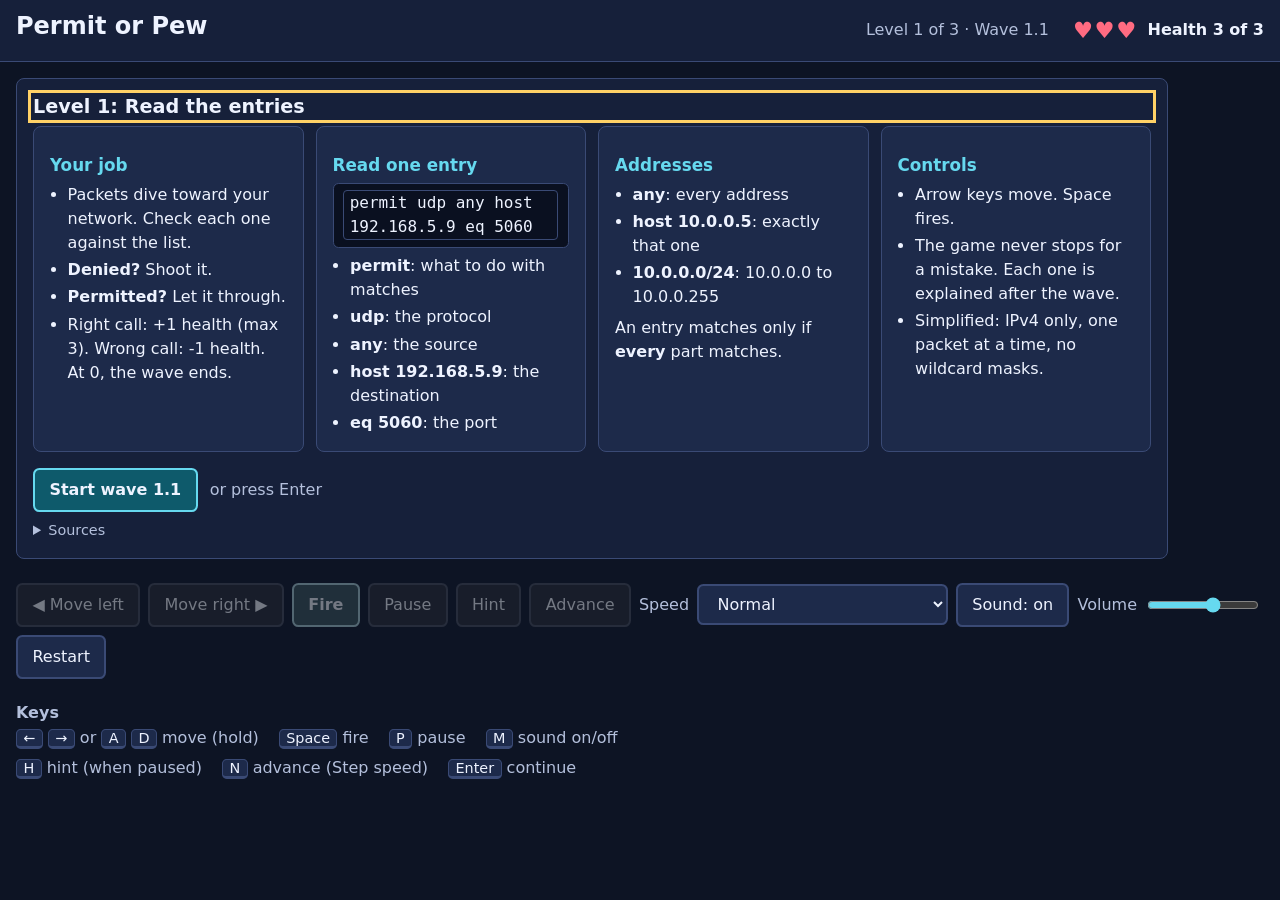
<file: index.html>
<!doctype html>
<html lang="en">
<head>
  <meta charset="utf-8">
  <meta name="viewport" content="width=device-width, initial-scale=1">
  <title>Permit or Pew: shoot the denied, pass the permitted</title>
  <link rel="icon" href="data:,">
  <link rel="stylesheet" href="style.css">
</head>
<body>
  <a class="skip" href="#controls">Skip to controls</a>

  <header class="top">
    <h1>Permit or Pew</h1>
    <div class="status" id="status">
      <span id="position">Loading…</span>
      <span class="health">
        <span id="health-hearts" class="hearts" aria-hidden="true">♥♥♥</span>
        <span id="health-text">Health 3 of 3</span>
      </span>
    </div>
  </header>

  <main>
    <!-- Briefings, wave reviews, summaries, and error screens appear here. -->
    <section id="screen" aria-label="Game screen"></section>

    <div id="game" hidden>
      <section class="panel" id="acl-panel" aria-labelledby="acl-heading">
        <h2 id="acl-heading">Access list</h2>
        <p class="note">Checked from the top. The first entry that matches decides.</p>
        <div class="scroll" id="acl-scroll" role="region" aria-label="Access list entries" tabindex="0">
          <ol id="acl" class="acl"></ol>
        </div>
      </section>

      <section class="panel" id="field-panel" aria-labelledby="field-heading">
        <h2 id="field-heading" tabindex="-1">Playfield</h2>
        <p class="note">Shoot packets the list <strong>denies</strong>. Let <strong>permitted</strong> packets reach the network.</p>
        <svg id="field" role="img" aria-labelledby="field-heading field-desc" viewBox="0 0 700 560"></svg>
        <p id="field-desc" class="sr-only">A picture of packets in a formation that dive toward a network at the bottom, with your ship and bullets. The list below gives the same information as text.</p>
        <h3>Packets (text version)</h3>
        <p id="ship-text" class="note"></p>
        <ul id="mirror" class="mirror"></ul>
      </section>

      <section class="panel" id="feedback-panel" aria-labelledby="feedback-heading">
        <h2 id="feedback-heading">Feedback</h2>
        <p id="counts" class="note"></p>
        <div id="feedback" role="status" aria-live="polite" aria-atomic="true">
          <p class="note">Your latest decision appears here. Every mistake is explained in full in the review after the wave.</p>
        </div>
      </section>
    </div>

    <section id="controls" class="controls" aria-label="Controls">
      <button type="button" data-action="hop-left" aria-keyshortcuts="ArrowLeft A">◀ Move left</button>
      <button type="button" data-action="hop-right" aria-keyshortcuts="ArrowRight D">Move right ▶</button>
      <button type="button" data-action="fire" class="fire" aria-keyshortcuts="Space">Fire</button>
      <button type="button" data-action="pause" id="btn-pause" aria-keyshortcuts="P">Pause</button>
      <button type="button" data-action="hint" id="btn-hint" aria-keyshortcuts="H">Hint</button>
      <button type="button" data-action="step" id="btn-step" aria-keyshortcuts="N">Advance</button>
      <label class="speed">Speed
        <select id="speed">
          <option value="step">Step (you advance time)</option>
          <option value="slow">Slow (half speed)</option>
          <option value="normal" selected>Normal</option>
        </select>
      </label>
      <button type="button" data-action="mute" id="btn-sound" aria-keyshortcuts="M">Sound: on</button>
      <label class="volume">Volume <input type="range" id="volume" min="0" max="100" value="60"></label>
      <button type="button" data-action="restart" id="btn-restart">Restart</button>
    </section>

    <section class="keys" aria-label="Keyboard shortcuts">
      <h2>Keys</h2>
      <ul class="keylist">
        <li><kbd>←</kbd> <kbd>→</kbd> or <kbd>A</kbd> <kbd>D</kbd> move (hold)</li>
        <li><kbd>Space</kbd> fire</li>
        <li><kbd>P</kbd> pause</li>
        <li><kbd>M</kbd> sound on/off</li>
        <li><kbd>H</kbd> hint (when paused)</li>
        <li><kbd>N</kbd> advance (Step speed)</li>
        <li><kbd>Enter</kbd> continue</li>
      </ul>
    </section>
  </main>

  <dialog id="restart-dialog" aria-labelledby="restart-title">
    <h2 id="restart-title">Restart the game?</h2>
    <p>This clears your progress and returns to the first briefing.</p>
    <div class="row">
      <button type="button" data-action="confirm-restart" class="primary">Restart</button>
      <button type="button" data-action="cancel-restart" id="btn-cancel-restart">Cancel</button>
    </div>
  </dialog>

  <script>
    // If the game has not started a few seconds after the page loaded, say so instead of staying on "Loading…".
    // The usual cause is an old copy of some files kept by the browser. This plain script runs even when the
    // game's own modules fail to load.
    (function () {
      function show() {
        var position = document.getElementById('position');
        if (!position || position.textContent !== 'Loading…') return;
        document.getElementById('screen').innerHTML =
          '<h2 tabindex="-1">The game did not start</h2>' +
          '<p>This is usually an old copy of the game kept by your browser. Press <strong>Ctrl+Shift+R</strong> (Cmd+Shift+R on a Mac) to reload without the cache.</p>' +
          '<p>If that does not help, start the game with <code>py serve.py</code> in the project folder and open <a href="http://127.0.0.1:8000">http://127.0.0.1:8000</a>.</p>';
      }
      setTimeout(show, 4000);
      window.addEventListener('error', function () { setTimeout(show, 400); });
    })();
  </script>
  <script type="module" src="main.js"></script>
</body>
</html>
</file>
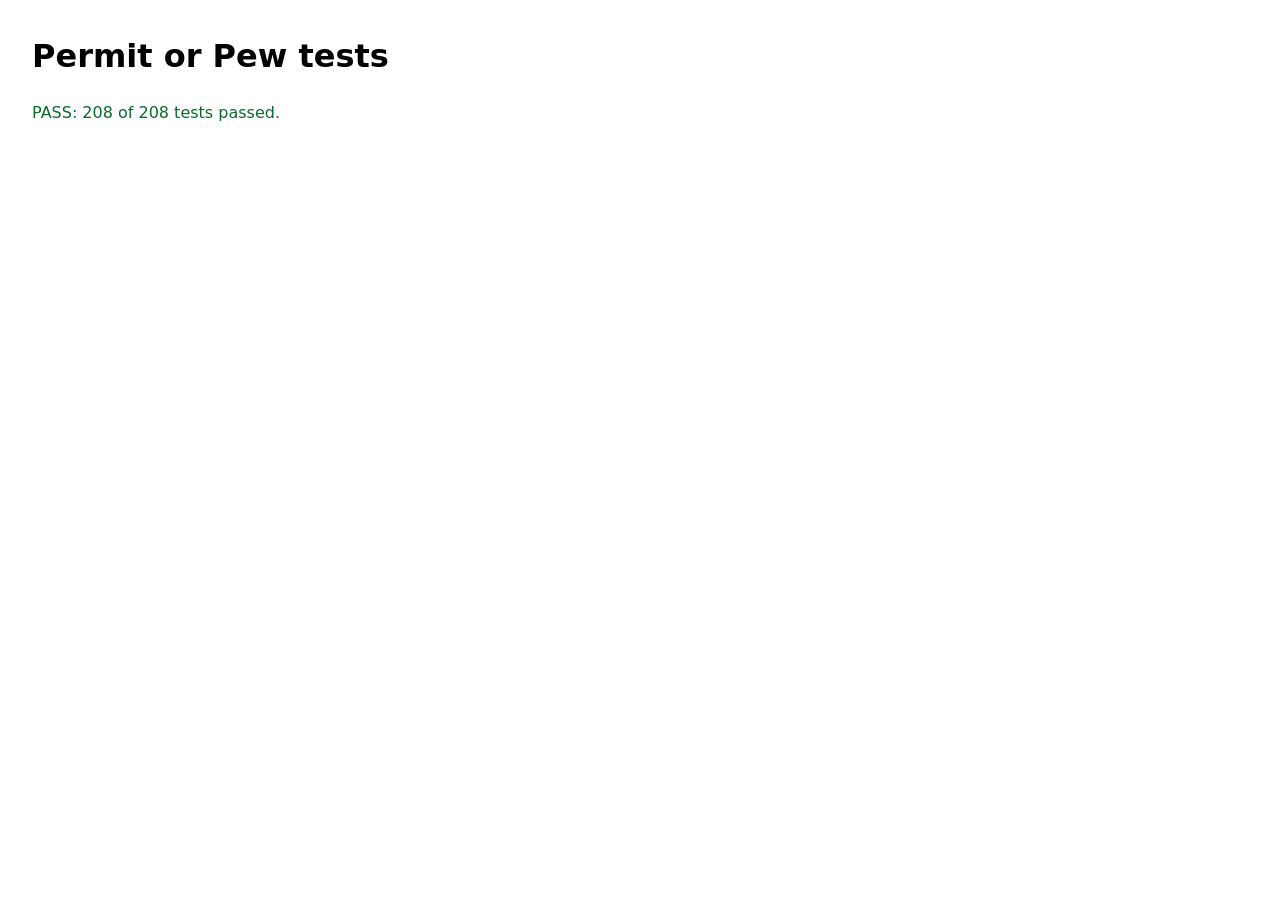
<file: tests/index.html>
<!doctype html>
<html lang="en">
<head>
  <meta charset="utf-8">
  <meta name="viewport" content="width=device-width, initial-scale=1">
  <title>Permit or Pew tests</title>
  <link rel="icon" href="data:,">
  <style>
    body { font: 16px/1.5 system-ui, sans-serif; margin: 2rem; max-width: 50rem; }
    .pass { color: #0a6b2d; } .fail { color: #b00020; }
    code { background: #eee; padding: 0 .25em; }
  </style>
</head>
<body>
  <h1>Permit or Pew tests</h1>
  <p id="summary" role="status">Running…</p>
  <ul id="failures"></ul>
  <script type="module">
    import { runAll } from './harness.js';
    const summary = document.getElementById('summary');
    const failures = document.getElementById('failures');
    try {
      await import('./acl.test.js');
      await import('./content.test.js');
      await import('./briefing.test.js');
      await import('./feedback.test.js');
      await import('./results.test.js');
      await import('./sounds.test.js');
      await import('./loop.test.js');
      await import('./state.test.js');
      await import('./waves.test.js');
      const result = await runAll();
      if (result.total === 0) {
        summary.textContent = 'FAIL: no tests were discovered. An empty suite is not a pass.';
        summary.className = 'fail';
      } else if (result.failed.length) {
        summary.textContent = `FAIL: ${result.passed} of ${result.total} passed, ${result.failed.length} failed.`;
        summary.className = 'fail';
        for (const f of result.failed) {
          const li = document.createElement('li');
          li.innerHTML = '<code></code>: <span></span>';
          li.querySelector('code').textContent = f.id;
          li.querySelector('span').textContent = f.error;
          failures.appendChild(li);
        }
      } else {
        summary.textContent = `PASS: ${result.passed} of ${result.total} tests passed.`;
        summary.className = 'pass';
      }
    } catch (error) {
      summary.textContent = 'FAIL: the test runner could not load: ' + error.message;
      summary.className = 'fail';
    }
  </script>
</body>
</html>
</file>
<file: style.css>
:root {
  --bg: #0d1424;
  --panel: #16203a;
  --panel-2: #1d2a4a;
  --text: #eef3ff;
  --muted: #b4c0dc;
  --line: #3a4a75;
  --accent: #66d9ef;
  --good: #7ee787;
  --bad: #ff8b8b;
  --warn: #ffd166;
  --focus: #ffd166;
}

* { box-sizing: border-box; }

/* Leave room for the sticky control bar when the browser scrolls a focused control into view. */
html { scroll-padding-bottom: 6rem; }

body {
  margin: 0;
  background: var(--bg);
  color: var(--text);
  font: 16px/1.5 system-ui, -apple-system, "Segoe UI", sans-serif;
}

h1, h2, h3 { line-height: 1.2; margin: 0 0 .5rem; }
h1 { font-size: 1.5rem; }
h2 { font-size: 1.2rem; }
h3 { font-size: 1rem; margin-top: 1rem; }

code, .acl code, .mirror { font-family: ui-monospace, "Cascadia Mono", Consolas, monospace; }

.sr-only {
  position: absolute; width: 1px; height: 1px; padding: 0; margin: -1px;
  overflow: hidden; clip: rect(0, 0, 0, 0); white-space: nowrap; border: 0;
}

.skip {
  position: absolute; left: -999px; top: 0; background: var(--warn); color: #000; padding: .5rem 1rem;
}
.skip:focus { left: 0; z-index: 10; }

/* Every interactive thing gets a visible focus ring. */
:focus-visible {
  outline: 3px solid var(--focus);
  outline-offset: 2px;
}

.top {
  display: flex; flex-wrap: wrap; gap: .5rem 2rem; align-items: center; justify-content: space-between;
  padding: .75rem 1rem; background: var(--panel); border-bottom: 1px solid var(--line);
}
.status { display: flex; flex-wrap: wrap; gap: .5rem 1.5rem; align-items: center; color: var(--muted); }
.health { display: inline-flex; gap: .6rem; align-items: center; color: var(--text); font-weight: bold; }
.hearts { color: #ff6b81; font-size: 1.4rem; letter-spacing: .1rem; }

main { padding: 1rem; max-width: 80rem; margin: 0 auto; }

.panel, #screen:not(:empty) {
  background: var(--panel); border: 1px solid var(--line); border-radius: .5rem; padding: 1rem;
}
#screen:not(:empty) { margin-bottom: 1rem; max-width: 46rem; }
#screen p { max-width: 62ch; white-space: pre-line; }
#screen .plain { white-space: normal; }
.note { color: var(--muted); margin: 0 0 .5rem; }

/* Results: a big banner says at a glance whether the wave was cleared or failed. */
#screen.results:not(:empty) { max-width: 72rem; }
.banner { display: flex; align-items: center; gap: 1rem; padding: .9rem 1.1rem; border-radius: .6rem; border: 3px solid; margin-bottom: 1rem; flex-wrap: wrap; }
.banner.pass { background: #0e3b22; border-color: var(--good); }
.banner.fail { background: #461520; border-color: var(--bad); }
.banner-icon { display: grid; place-items: center; width: 3.4rem; height: 3.4rem; border-radius: 50%; font-size: 2.2rem; font-weight: bold; color: #08140d; flex: none; }
.banner.pass .banner-icon { background: var(--good); }
.banner.fail .banner-icon { background: var(--bad); }
.banner-text { flex: 1 1 14rem; }
.banner-text h2 { font-size: 1.8rem; margin: 0; }
.banner-text p { margin: .15rem 0 0; color: var(--text); }
.banner .primary { font-size: 1.05rem; padding: .6rem 1.2rem; }

.tiles { list-style: none; display: grid; grid-template-columns: repeat(auto-fit, minmax(9rem, 1fr)); gap: .6rem; padding: 0; margin: 0 0 1rem; }
.tile { background: var(--panel-2); border: 1px solid var(--line); border-radius: .5rem; padding: .5rem .75rem; display: flex; flex-direction: column; }
.tile .lbl { color: var(--muted); font-size: .85rem; }
.tile .num { font-size: 1.4rem; font-weight: bold; }

#screen h3 { margin: 1rem 0 .5rem; }
.nothing { color: var(--good); font-weight: bold; }
.wrong { list-style: none; padding: 0; margin: 0; display: grid; gap: .5rem; }
details.miss { background: var(--panel-2); border: 1px solid var(--line); border-left: 6px solid var(--bad); border-radius: .4rem; }
details.miss summary { cursor: pointer; padding: .55rem .75rem; display: grid; grid-template-columns: auto 1fr; gap: .1rem .6rem; align-items: baseline; }
details.miss summary:hover { background: #24345c; }
.miss-icon { color: var(--bad); font-weight: bold; grid-row: 1 / span 3; font-size: 1.3rem; }
.miss-main { font-size: 1rem; }
.miss-main .pk { font-weight: bold; }
.miss-what { color: var(--bad); font-weight: bold; margin-left: .4rem; }
.miss-fix { grid-column: 2; }
.miss-fix strong { color: var(--warn); }
.miss-why { grid-column: 2; color: var(--muted); }
details.miss .why { padding: 0 .75rem .6rem 2.6rem; }
details.miss .why ul { margin: .25rem 0 .25rem 1.1rem; padding: 0; }
details.sources ul { margin: .4rem 0 0 1.1rem; padding: 0; }
details.sources li { margin: .3rem 0; }

/* Briefing: short cards side by side, so the start screen is not a wall of text. */
#screen.wide:not(:empty) { max-width: 72rem; }
.brief { display: grid; grid-template-columns: repeat(auto-fit, minmax(15rem, 1fr)); gap: .75rem; margin: .5rem 0 1rem; }
.card { background: var(--panel-2); border: 1px solid var(--line); border-radius: .5rem; padding: .75rem 1rem; }
.card h3 { margin: 0 0 .4rem; color: var(--accent); font-size: 1.05rem; }
.card ul { margin: .25rem 0; padding-left: 1.1rem; }
.card li { margin: .2rem 0; }
.card p { margin: .4rem 0; }
.example { background: #0a1020; border: 1px solid var(--line); border-radius: .35rem; padding: .4rem .6rem; margin: .4rem 0; }
.example code { display: block; white-space: pre-wrap; }
.start-row { display: flex; gap: .75rem; align-items: center; margin: .5rem 0; }
.start-row .note { margin: 0; }
details.sources { color: var(--muted); font-size: .9rem; }
details.sources summary { cursor: pointer; }

/* Wide windows: the access list and the feedback share the left column, so an explanation is
   always visible beside the playfield instead of below the fold. */
#game {
  display: grid; gap: 1rem;
  grid-template-columns: minmax(0, 26rem) minmax(0, 1fr);
  grid-template-rows: auto 1fr;
  grid-template-areas: "acl field" "feedback field";
  margin-bottom: 1rem;
  align-items: start;
}
#game[hidden] { display: none; }
#acl-panel { grid-area: acl; }
#field-panel { grid-area: field; }
#feedback-panel { grid-area: feedback; }

.scroll { max-height: 22rem; overflow: auto; border: 1px solid var(--line); border-radius: .25rem; }
.acl { list-style: none; margin: 0; padding: 0; }
.acl li { padding: .4rem .6rem; border-bottom: 1px solid var(--line); }
.acl li:last-child { border-bottom: 0; }
.acl li.implicit { color: var(--muted); font-style: italic; }
.acl li.decider { background: #3b3410; outline: 2px solid var(--warn); outline-offset: -2px; }
.acl li.decider::after { content: "  ◀ decided"; color: var(--warn); font-weight: bold; }
.review { padding-left: 1.25rem; }
.review > li { margin-bottom: .75rem; }

/* The whole playfield must fit on screen above the control bar, so its height is capped to the window. */
#field { width: 100%; max-width: 46rem; height: auto; max-height: calc(100vh - 17rem); margin-inline: auto; background: #070c1a; border: 1px solid var(--line); border-radius: .25rem; display: block; }
#field-panel .note { margin-bottom: .25rem; }
#field-panel h2 { margin-bottom: .25rem; }
.star { fill: #3b4a7a; }
.network { fill: #0f3a22; }
.network-label { fill: #9be7b0; font: bold 14px system-ui, sans-serif; }
.network-line { stroke: #2f8f5b; stroke-width: 2; stroke-dasharray: 8 6; }
.ship { fill: var(--accent); stroke: #0b3c47; stroke-width: 2; }
.ship-label { fill: var(--muted); font: 11px system-ui, sans-serif; }
.bullet { fill: var(--warn); }
.packet rect { fill: #2a3b6d; stroke: var(--accent); stroke-width: 2; }
.packet text { fill: var(--text); font: 12px ui-monospace, Consolas, monospace; }
.fx { fill: none; stroke-width: 4; }
.fx-ok { stroke: var(--good); }
.fx-bad { stroke: var(--bad); }
.paused-veil { fill: #000; fill-opacity: .55; }
.paused-text { fill: #fff; font: bold 40px system-ui, sans-serif; }

.mirror { list-style: none; margin: 0; padding: 0; font-size: .9rem; }
.mirror li { padding: .25rem 0; border-bottom: 1px dotted var(--line); }

.fb { border-left: 6px solid var(--line); padding: .5rem .75rem; background: var(--panel-2); border-radius: .25rem; }
.fb-good { border-left-color: var(--good); }
.fb-bad { border-left-color: var(--bad); }
.fb-hint { border-left-color: var(--accent); }
.fb p { margin: .25rem 0; }
.fb ul { margin: .25rem 0 .25rem 1.25rem; padding: 0; }
.fb .tag { font-weight: bold; }
.fb-good .tag { color: var(--good); }
.fb-bad .tag { color: var(--bad); }
.fb-hint .tag { color: var(--accent); }
.fb .src { color: var(--muted); font-size: .85rem; }
#screen .src { font-size: .9rem; }

.controls { display: flex; flex-wrap: wrap; gap: .5rem; align-items: center; margin: 0 0 1rem; position: sticky; bottom: 0; background: var(--bg); padding: .5rem 0; }
button, select {
  font: inherit; color: var(--text); background: var(--panel-2); border: 2px solid var(--line);
  border-radius: .4rem; padding: .5rem .9rem; min-height: 2.5rem; cursor: pointer;
}
button:hover:not(:disabled) { border-color: var(--accent); }
button:disabled { opacity: .45; cursor: not-allowed; filter: grayscale(.7); }
button.primary, button.fire { background: #0e5a6b; border-color: var(--accent); font-weight: bold; }
.speed { display: inline-flex; gap: .5rem; align-items: center; color: var(--muted); }

.keys { color: var(--muted); max-width: 46rem; }
.keys h2 { font-size: 1rem; margin-bottom: .25rem; }
.keylist { list-style: none; display: flex; flex-wrap: wrap; gap: .4rem 1.25rem; margin: 0; padding: 0; }
kbd { background: var(--panel-2); border: 1px solid var(--line); border-bottom-width: 3px; border-radius: .3rem; padding: 0 .4rem; font: inherit; font-size: .9rem; color: var(--text); }

table { border-collapse: collapse; margin: .5rem 0 1rem; }
th, td { border: 1px solid var(--line); padding: .35rem .6rem; text-align: left; }
th { background: var(--panel-2); }

dialog { background: var(--panel); color: var(--text); border: 2px solid var(--accent); border-radius: .5rem; max-width: 26rem; }
dialog::backdrop { background: rgba(0, 0, 0, .6); }
.row { display: flex; gap: .5rem; flex-wrap: wrap; }

/* Narrow windows: stack the panels, keep the ACL in its own scroll box, keep the controls visible. */
@media (max-width: 52rem) {
  #game { grid-template-columns: minmax(0, 1fr); grid-template-rows: auto; grid-template-areas: "acl" "field" "feedback"; }
  .scroll { max-height: 12rem; }
}

/* Motion is only ever decoration; it is removed when the user asks for reduced motion. */
@media (prefers-reduced-motion: reduce) { .fx, .star { display: none; } }
@media (prefers-reduced-motion: no-preference) {
  .fb { animation: arrive .25s ease-out; }
  @keyframes arrive { from { opacity: .3; transform: translateY(4px); } to { opacity: 1; transform: none; } }
}
@media (prefers-reduced-motion: reduce) {
  * { animation: none !important; transition: none !important; scroll-behavior: auto !important; }
}

/* The banner title receives focus when a results screen opens (so screen readers announce it), but it is
   not a control, so it does not need a focus ring. Buttons and links keep theirs. */
.banner-text h2:focus { outline: none; }

#screen code { background: #0a1020; border: 1px solid var(--line); border-radius: .25rem; padding: 0 .35rem; }

/* The wave's access list sits beside the mistakes on the results page, so the rules they name are in view. */
.results-grid { display: grid; grid-template-columns: minmax(0, 1fr) minmax(16rem, 22rem); gap: 1rem; align-items: start; }
.aclbox { background: var(--panel-2); border: 1px solid var(--line); border-radius: .5rem; padding: .75rem 1rem; position: sticky; top: .5rem; }
.aclbox h3 { margin: 0 0 .5rem; }
.aclbox .acl { list-style: none; margin: 0; padding: 0; border: 1px solid var(--line); border-radius: .3rem; }
.aclbox .acl li { padding: .4rem .6rem; border-bottom: 1px solid var(--line); border-left: 5px solid transparent; }
.aclbox .acl li:last-child { border-bottom: 0; }
.aclbox .acl li.implicit { color: var(--muted); font-style: italic; }
.aclbox .acl li.hit { background: #3a1c26; border-left-color: var(--bad); }
.aclbox .badge { display: block; color: var(--bad); font-weight: bold; font-size: .85rem; font-style: normal; margin-top: .1rem; }
.aclbox .acl li.hl { outline: 3px solid var(--warn); outline-offset: -3px; background: #3b3410; }
.aclbox .acl li.hl::after { content: "  ◀ this rule"; color: var(--warn); font-weight: bold; font-style: normal; }
.miss-why .entry { background: #0a1020; border: 1px solid var(--line); border-radius: .25rem; padding: 0 .35rem; color: var(--text); margin-left: .25rem; }
@media (max-width: 52rem) {
  .results-grid { grid-template-columns: minmax(0, 1fr); }
  .aclbox { position: static; order: -1; }
  .results-grid > :first-child { order: 1; }
}

.volume { display: inline-flex; gap: .5rem; align-items: center; color: var(--muted); }
.volume input[type="range"] { width: 7rem; accent-color: var(--accent); }

details.sources a { color: var(--accent); font-weight: bold; margin-left: .5rem; }
details.sources li { margin: .5rem 0; }
</file>
